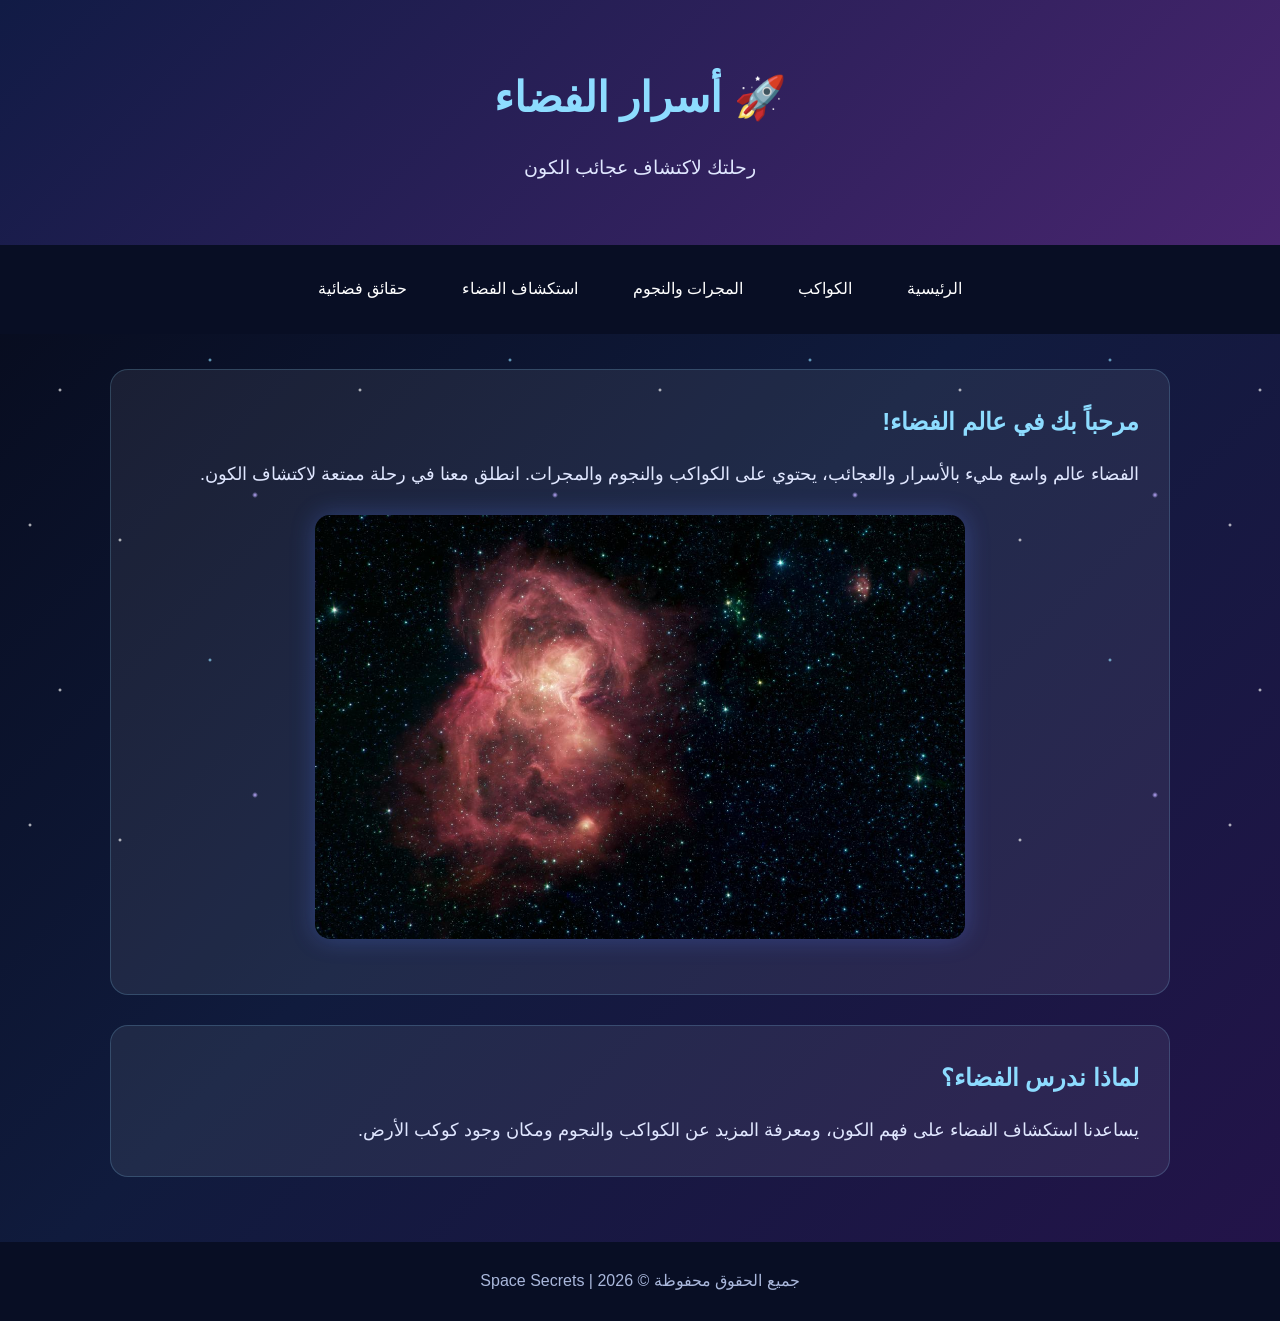
<file: index.html>
<!DOCTYPE html>
<html lang="ar" dir="rtl">

<head>
    <meta charset="UTF-8">
    <meta name="viewport" content="width=device-width, initial-scale=1.0">

    <title>أسرار الفضاء | Space Secrets</title>

    <link rel="stylesheet" href="style.css">
</head>

<body>

    <header>
        <h1>🚀 أسرار الفضاء</h1>
        <p>رحلتك لاكتشاف عجائب الكون</p>
    </header>

    <nav>
        <a href="index.html">الرئيسية</a>
        <a href="planets.html">الكواكب</a>
        <a href="galaxies.html">المجرات والنجوم</a>
        <a href="exploration.html">استكشاف الفضاء</a>
        <a href="facts.html">حقائق فضائية</a>
    </nav>

    <main>

        <section class="welcome">
            <h2>مرحباً بك في عالم الفضاء!</h2>

            <p>
                الفضاء عالم واسع مليء بالأسرار والعجائب،
                يحتوي على الكواكب والنجوم والمجرات.
                انطلق معنا في رحلة ممتعة لاكتشاف الكون.
            </p>

            <img src="images/space.jpg"
                 alt="صورة للفضاء">

        </section>

        <section class="info">
            <h2>لماذا ندرس الفضاء؟</h2>

            <p>
                يساعدنا استكشاف الفضاء على فهم الكون،
                ومعرفة المزيد عن الكواكب والنجوم
                ومكان وجود كوكب الأرض.
            </p>
        </section>

    </main>

    <footer>
        <p>جميع الحقوق محفوظة © 2026 | Space Secrets</p>
    </footer>

</body>
</html>
</file>
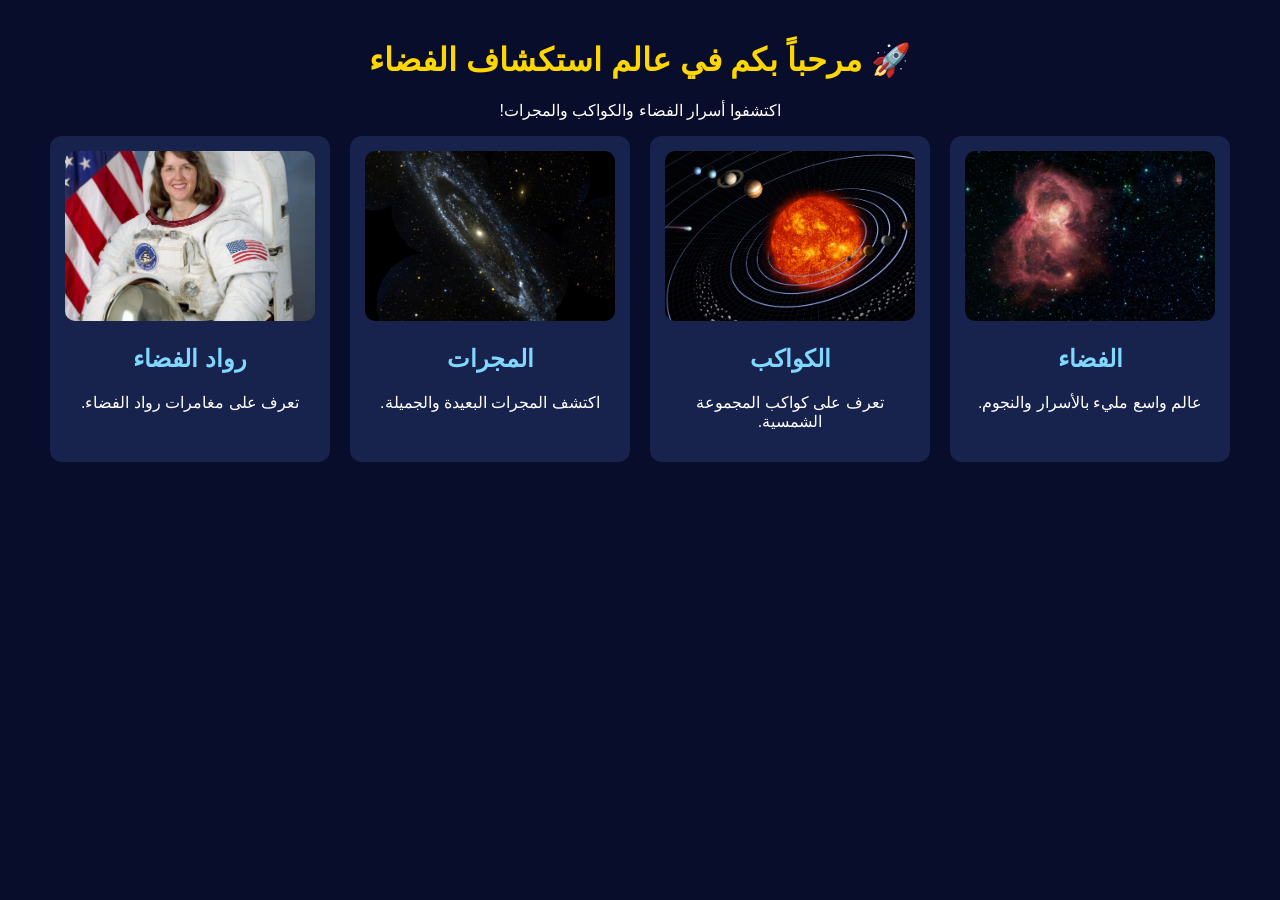
<file: exploration.html>
<!DOCTYPE html>
<html lang="ar" dir="rtl">
<head>
    <meta charset="UTF-8">
    <meta name="viewport" content="width=device-width, initial-scale=1.0">
    <title>استكشاف الفضاء</title>

    <style>
        body {
            font-family: Arial, sans-serif;
            background-color: #080d2b;
            color: white;
            text-align: center;
            margin: 0;
            padding: 20px;
        }

        h1 {
            color: #ffd700;
        }

        .container {
            display: flex;
            flex-wrap: wrap;
            justify-content: center;
            gap: 20px;
        }

        .card {
            background-color: #18234d;
            border-radius: 12px;
            padding: 15px;
            width: 250px;
        }

        .card img {
            width: 100%;
            height: 170px;
            object-fit: cover;
            border-radius: 10px;
        }

        h2 {
            color: #80d8ff;
        }
    </style>
</head>

<body>

    <h1>🚀 مرحباً بكم في عالم استكشاف الفضاء</h1>

    <p>اكتشفوا أسرار الفضاء والكواكب والمجرات!</p>

    <div class="container">

        <div class="card">
            <img src="images/space.jpg" alt="الفضاء">
            <h2>الفضاء</h2>
            <p>عالم واسع مليء بالأسرار والنجوم.</p>
        </div>

        <div class="card">
            <img src="images/planets.jpg" alt="الكواكب">
            <h2>الكواكب</h2>
            <p>تعرف على كواكب المجموعة الشمسية.</p>
        </div>

        <div class="card">
            <img src="images/galaxies.jpg" alt="المجرات">
            <h2>المجرات</h2>
            <p>اكتشف المجرات البعيدة والجميلة.</p>
        </div>

        <div class="card">
            <img src="images/astronaut.jpg" alt="رائد الفضاء">
            <h2>رواد الفضاء</h2>
            <p>تعرف على مغامرات رواد الفضاء.</p>
        </div>

    </div>

</body>
</html>
</file>
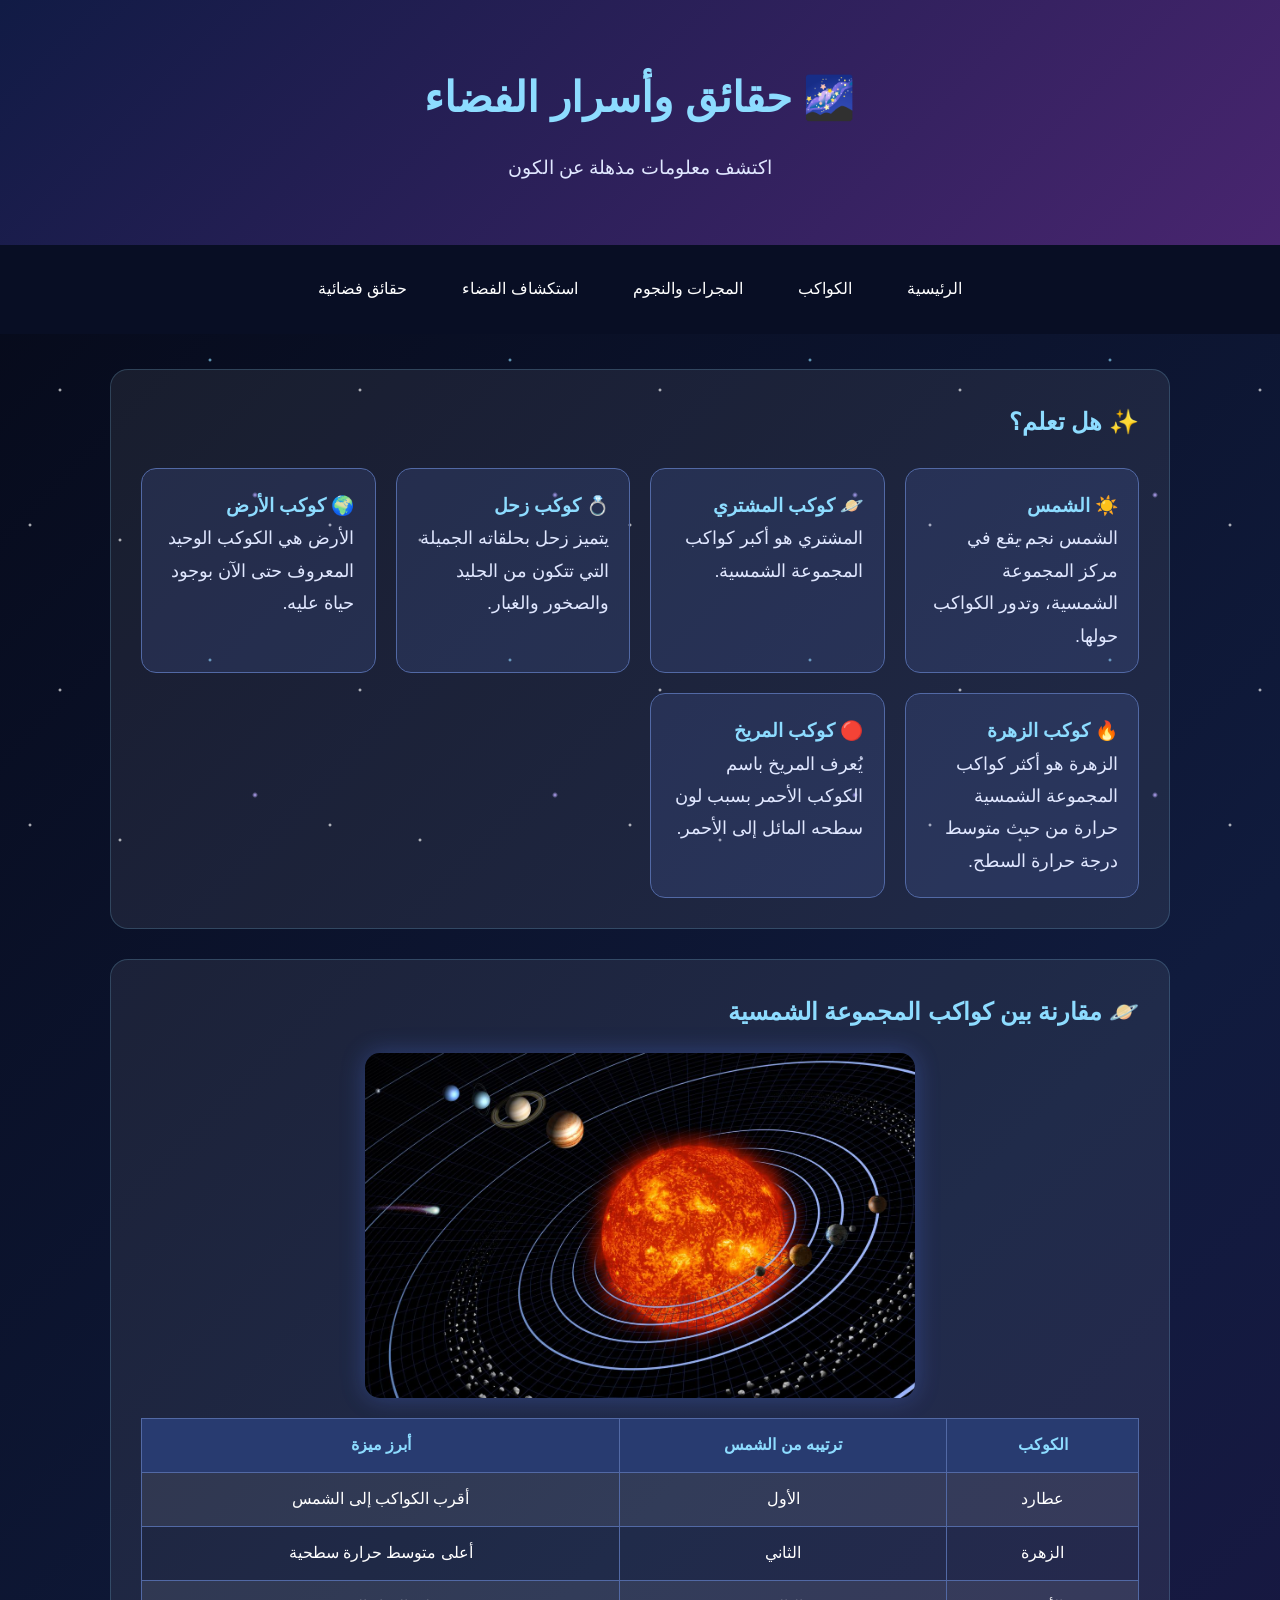
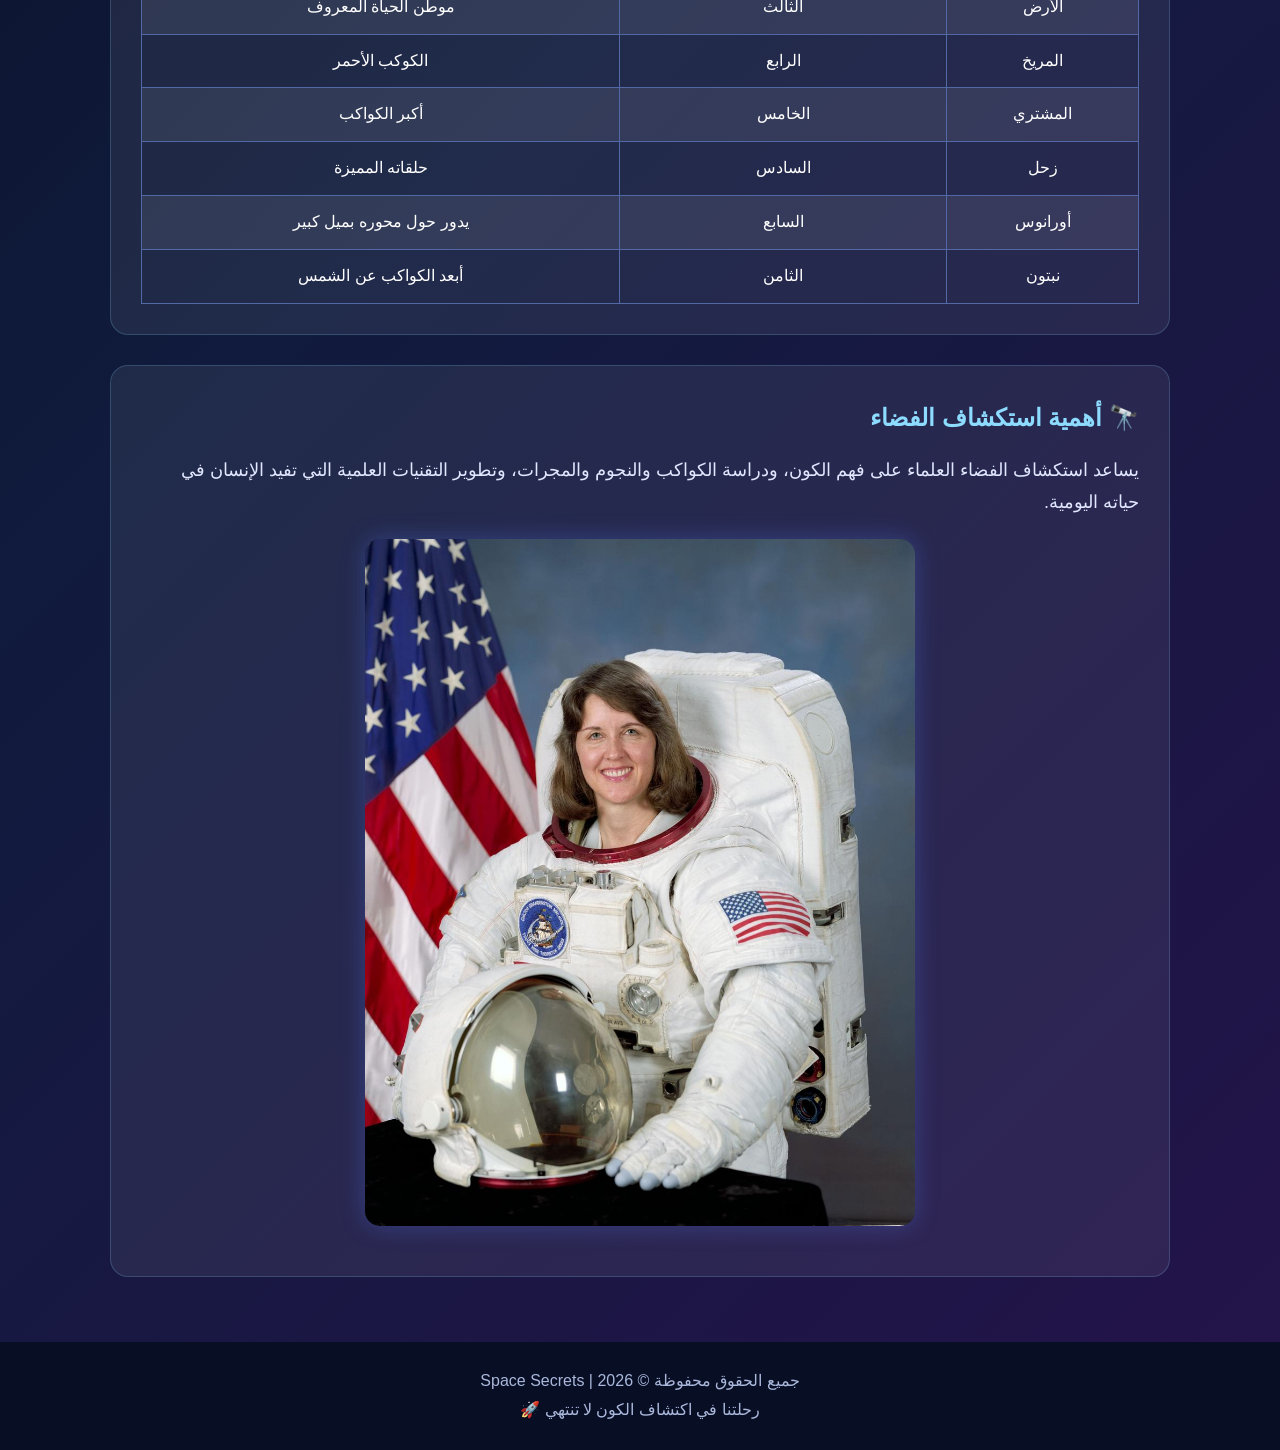
<file: facts.html>
<!DOCTYPE html>
<html lang="ar" dir="rtl">

<head>
    <meta charset="UTF-8">
    <meta name="viewport" content="width=device-width, initial-scale=1.0">

    <title>حقائق فضائية | Space Secrets</title>

    <link rel="stylesheet" href="style.css">

    <style>
        .facts-grid {
            display: grid;
            grid-template-columns: repeat(auto-fit, minmax(220px, 1fr));
            gap: 20px;
            margin-top: 25px;
        }

        .fact-card {
            background: rgba(100, 130, 220, 0.15);
            border: 1px solid #5269a5;
            padding: 20px;
            border-radius: 15px;
            transition: 0.3s;
        }

        .fact-card:hover {
            transform: translateY(-6px);
            background: rgba(100, 130, 220, 0.28);
        }

        .fact-card h3 {
            color: #8ddcff;
        }

        .planet-table {
            width: 100%;
            border-collapse: collapse;
            margin-top: 20px;
            text-align: center;
            overflow: hidden;
        }

        .planet-table th,
        .planet-table td {
            border: 1px solid #5269a5;
            padding: 12px;
        }

        .planet-table th {
            background: #283b70;
            color: #8ddcff;
        }

        .planet-table tr:nth-child(even) {
            background: rgba(255,255,255,0.08);
        }

        .planet-image {
            width: 100%;
            max-width: 550px;
            display: block;
            margin: 20px auto;
            border-radius: 15px;
        }

        @media (max-width: 600px) {
            .planet-table {
                font-size: 13px;
            }

            .planet-table th,
            .planet-table td {
                padding: 7px;
            }
        }
    </style>
</head>

<body>

    <header>
        <h1>🌌 حقائق وأسرار الفضاء</h1>
        <p>اكتشف معلومات مذهلة عن الكون</p>
    </header>

    <nav>
        <a href="index.html">الرئيسية</a>
        <a href="planets.html">الكواكب</a>
        <a href="galaxies.html">المجرات والنجوم</a>
        <a href="exploration.html">استكشاف الفضاء</a>
        <a href="facts.html">حقائق فضائية</a>
    </nav>

    <main>

        <section>
            <h2>✨ هل تعلم؟</h2>

            <div class="facts-grid">

                <div class="fact-card">
                    <h3>☀️ الشمس</h3>
                    <p>
                        الشمس نجم يقع في مركز المجموعة الشمسية،
                        وتدور الكواكب حولها.
                    </p>
                </div>

                <div class="fact-card">
                    <h3>🪐 كوكب المشتري</h3>
                    <p>
                        المشتري هو أكبر كواكب المجموعة الشمسية.
                    </p>
                </div>

                <div class="fact-card">
                    <h3>💍 كوكب زحل</h3>
                    <p>
                        يتميز زحل بحلقاته الجميلة التي تتكون
                        من الجليد والصخور والغبار.
                    </p>
                </div>

                <div class="fact-card">
                    <h3>🌍 كوكب الأرض</h3>
                    <p>
                        الأرض هي الكوكب الوحيد المعروف حتى الآن
                        بوجود حياة عليه.
                    </p>
                </div>

                <div class="fact-card">
                    <h3>🔥 كوكب الزهرة</h3>
                    <p>
                        الزهرة هو أكثر كواكب المجموعة الشمسية
                        حرارة من حيث متوسط درجة حرارة السطح.
                    </p>
                </div>

                <div class="fact-card">
                    <h3>🔴 كوكب المريخ</h3>
                    <p>
                        يُعرف المريخ باسم الكوكب الأحمر
                        بسبب لون سطحه المائل إلى الأحمر.
                    </p>
                </div>

            </div>
        </section>

        <section>
            <h2>🪐 مقارنة بين كواكب المجموعة الشمسية</h2>

            <img src="images/planets.jpg"
                 alt="كواكب المجموعة الشمسية"
                 class="planet-image">

            <table class="planet-table">

                <tr>
                    <th>الكوكب</th>
                    <th>ترتيبه من الشمس</th>
                    <th>أبرز ميزة</th>
                </tr>

                <tr>
                    <td>عطارد</td>
                    <td>الأول</td>
                    <td>أقرب الكواكب إلى الشمس</td>
                </tr>

                <tr>
                    <td>الزهرة</td>
                    <td>الثاني</td>
                    <td>أعلى متوسط حرارة سطحية</td>
                </tr>

                <tr>
                    <td>الأرض</td>
                    <td>الثالث</td>
                    <td>موطن الحياة المعروف</td>
                </tr>

                <tr>
                    <td>المريخ</td>
                    <td>الرابع</td>
                    <td>الكوكب الأحمر</td>
                </tr>

                <tr>
                    <td>المشتري</td>
                    <td>الخامس</td>
                    <td>أكبر الكواكب</td>
                </tr>

                <tr>
                    <td>زحل</td>
                    <td>السادس</td>
                    <td>حلقاته المميزة</td>
                </tr>

                <tr>
                    <td>أورانوس</td>
                    <td>السابع</td>
                    <td>يدور حول محوره بميل كبير</td>
                </tr>

                <tr>
                    <td>نبتون</td>
                    <td>الثامن</td>
                    <td>أبعد الكواكب عن الشمس</td>
                </tr>

            </table>

        </section>

        <section>
            <h2>🔭 أهمية استكشاف الفضاء</h2>

            <p>
                يساعد استكشاف الفضاء العلماء على فهم الكون،
                ودراسة الكواكب والنجوم والمجرات،
                وتطوير التقنيات العلمية التي تفيد الإنسان
                في حياته اليومية.
            </p>

            <img src="images/astronaut.jpg"
                 alt="رائد فضاء يستكشف الكون"
                 class="planet-image">

        </section>

    </main>

    <footer>
        <p>جميع الحقوق محفوظة © 2026 | Space Secrets</p>
        <p>رحلتنا في اكتشاف الكون لا تنتهي 🚀</p>
    </footer>

</body>
</html>
</file>
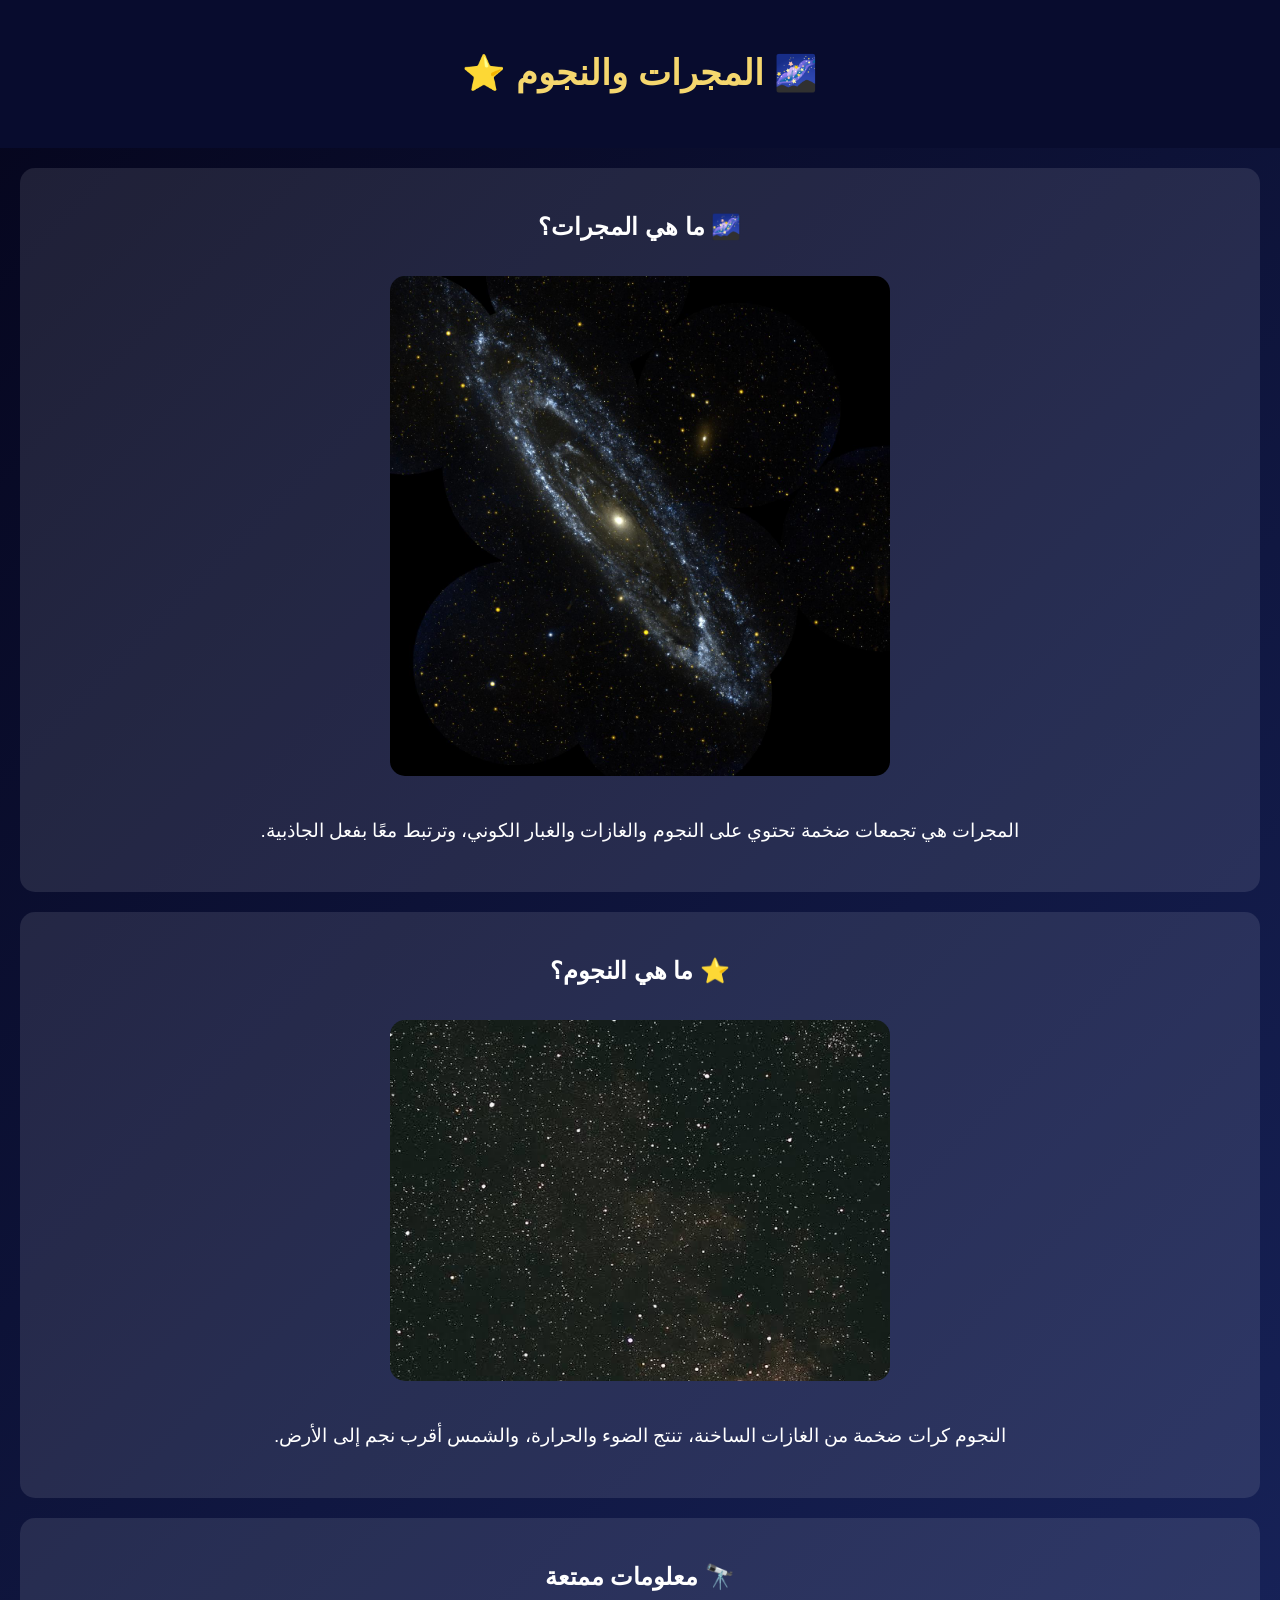
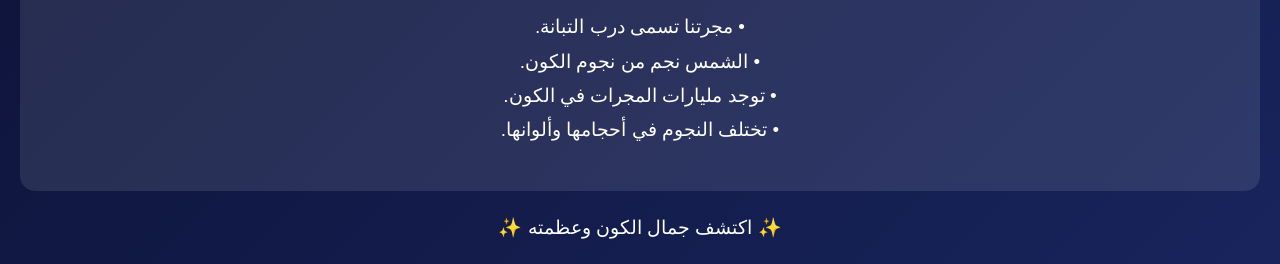
<file: galaxies.html>
<!DOCTYPE html>
<html lang="ar" dir="rtl">
<head>
<meta charset="UTF-8">
<meta name="viewport" content="width=device-width, initial-scale=1.0">
<title>المجرات والنجوم</title>

<style>
body {
    margin: 0;
    font-family: Arial, sans-serif;
    background: linear-gradient(135deg, #05051c, #18245c);
    color: white;
    text-align: center;
}

header {
    padding: 30px;
    background: #080c2e;
}

h1 {
    color: #f5d76e;
    font-size: 35px;
}

section {
    padding: 25px;
    margin: 20px;
    background: rgba(255,255,255,0.1);
    border-radius: 15px;
}

img {
    width: 85%;
    max-width: 500px;
    border-radius: 15px;
    margin: 15px;
}

p {
    font-size: 19px;
    line-height: 1.8;
}

a {
    color: #ffe58a;
}
</style>
</head>

<body>

<header>
<h1>🌌 المجرات والنجوم ⭐</h1>
</header>

<section>
<h2>🌌 ما هي المجرات؟</h2>
<img src="images/galaxies.jpg" alt="صورة مجرة">
<p>
المجرات هي تجمعات ضخمة تحتوي على النجوم
والغازات والغبار الكوني، وترتبط معًا بفعل الجاذبية.
</p>
</section>

<section>
<h2>⭐ ما هي النجوم؟</h2>
<img src="images/stars.jpg" alt="صورة النجوم">
<p>
النجوم كرات ضخمة من الغازات الساخنة،
تنتج الضوء والحرارة، والشمس أقرب نجم إلى الأرض.
</p>
</section>

<section>
<h2>🔭 معلومات ممتعة</h2>
<p>
• مجرتنا تسمى درب التبانة.<br>
• الشمس نجم من نجوم الكون.<br>
• توجد مليارات المجرات في الكون.<br>
• تختلف النجوم في أحجامها وألوانها.
</p>
</section>

<footer>
<p>✨ اكتشف جمال الكون وعظمته ✨</p>
</footer>

</body>
</html>
</file>
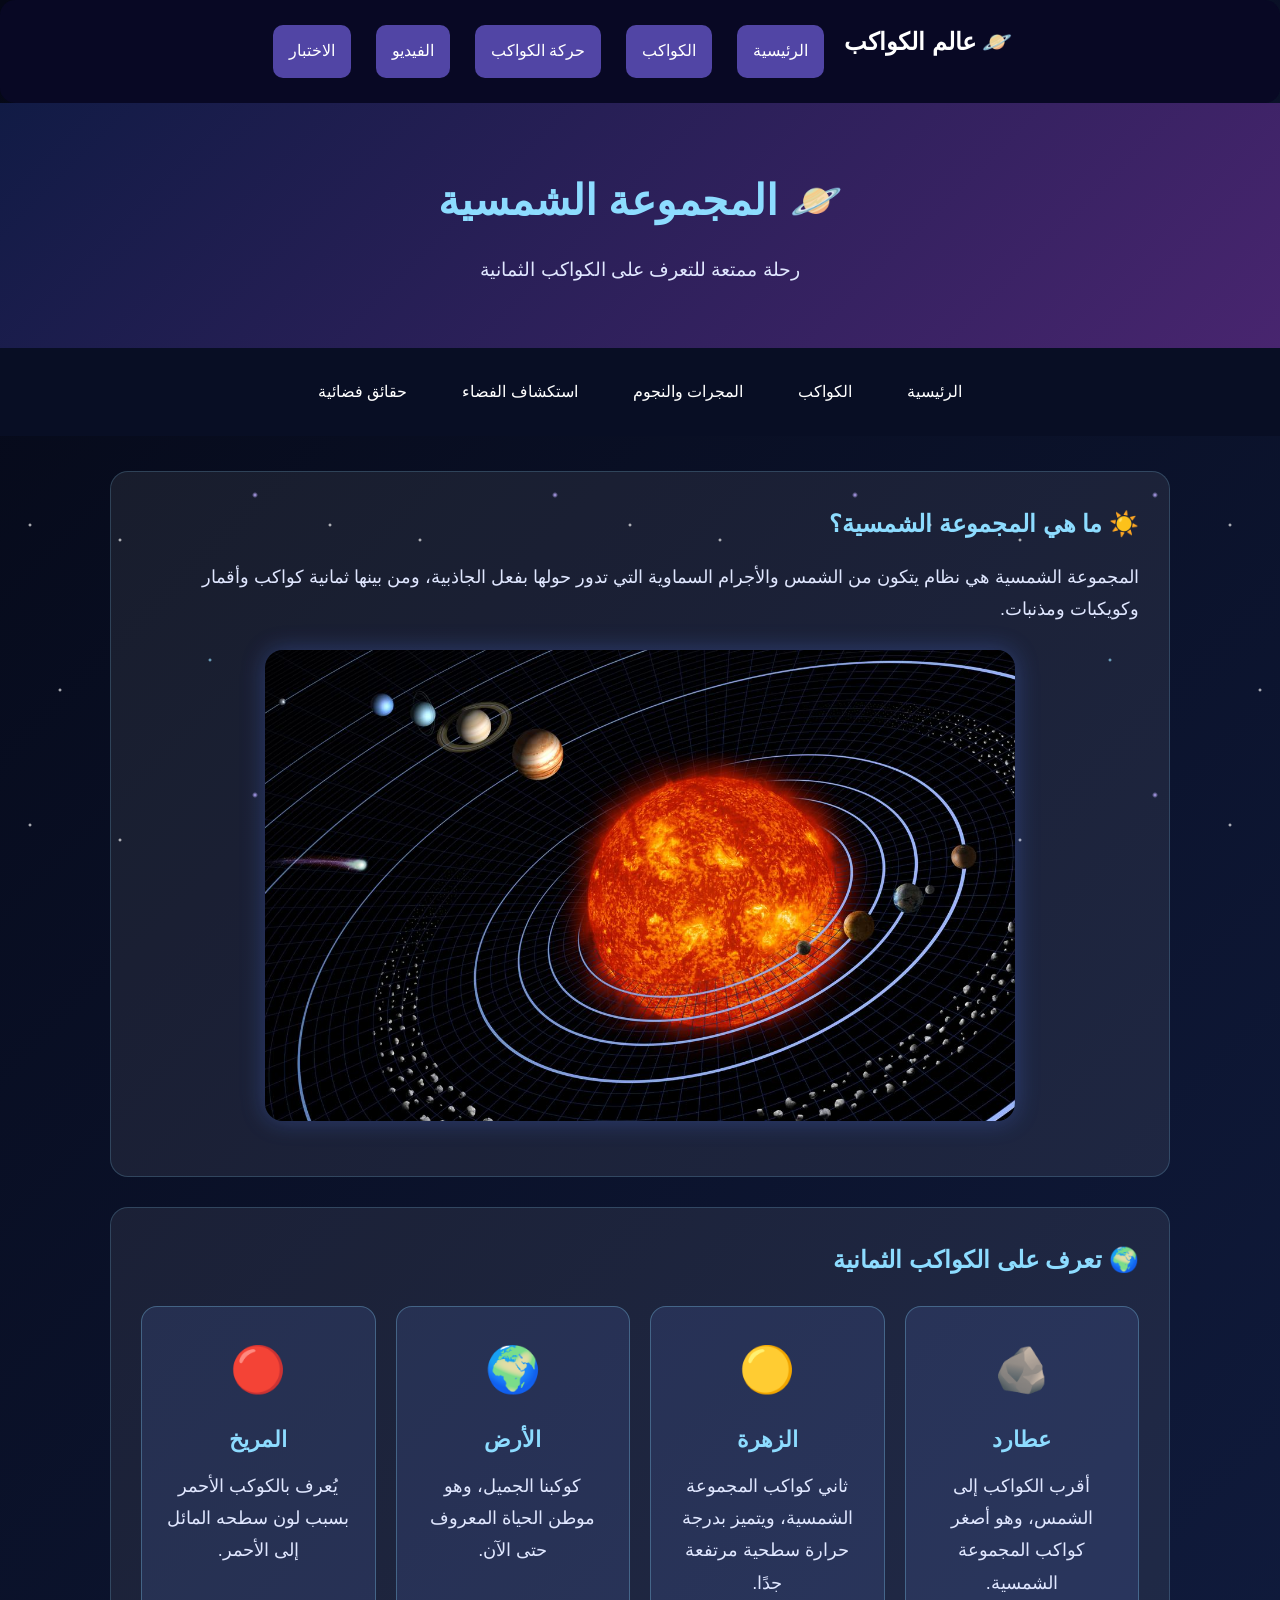
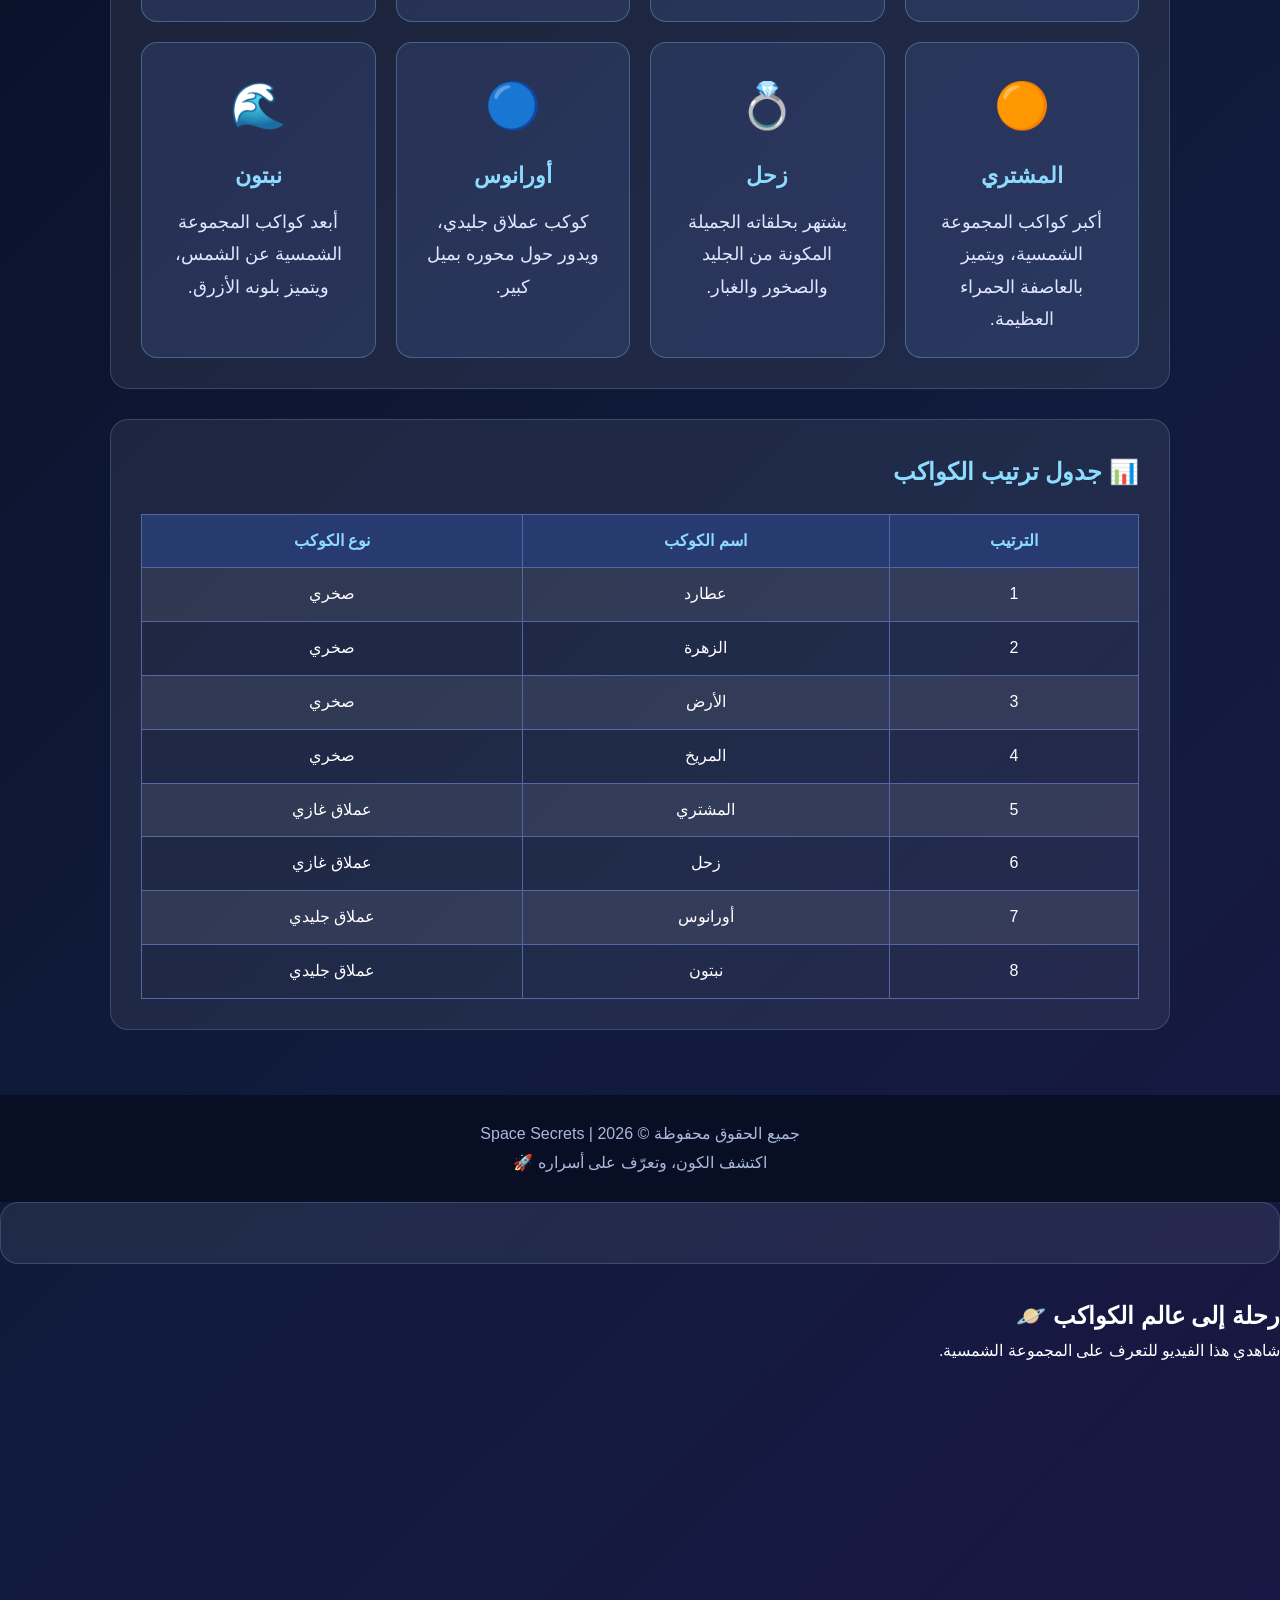
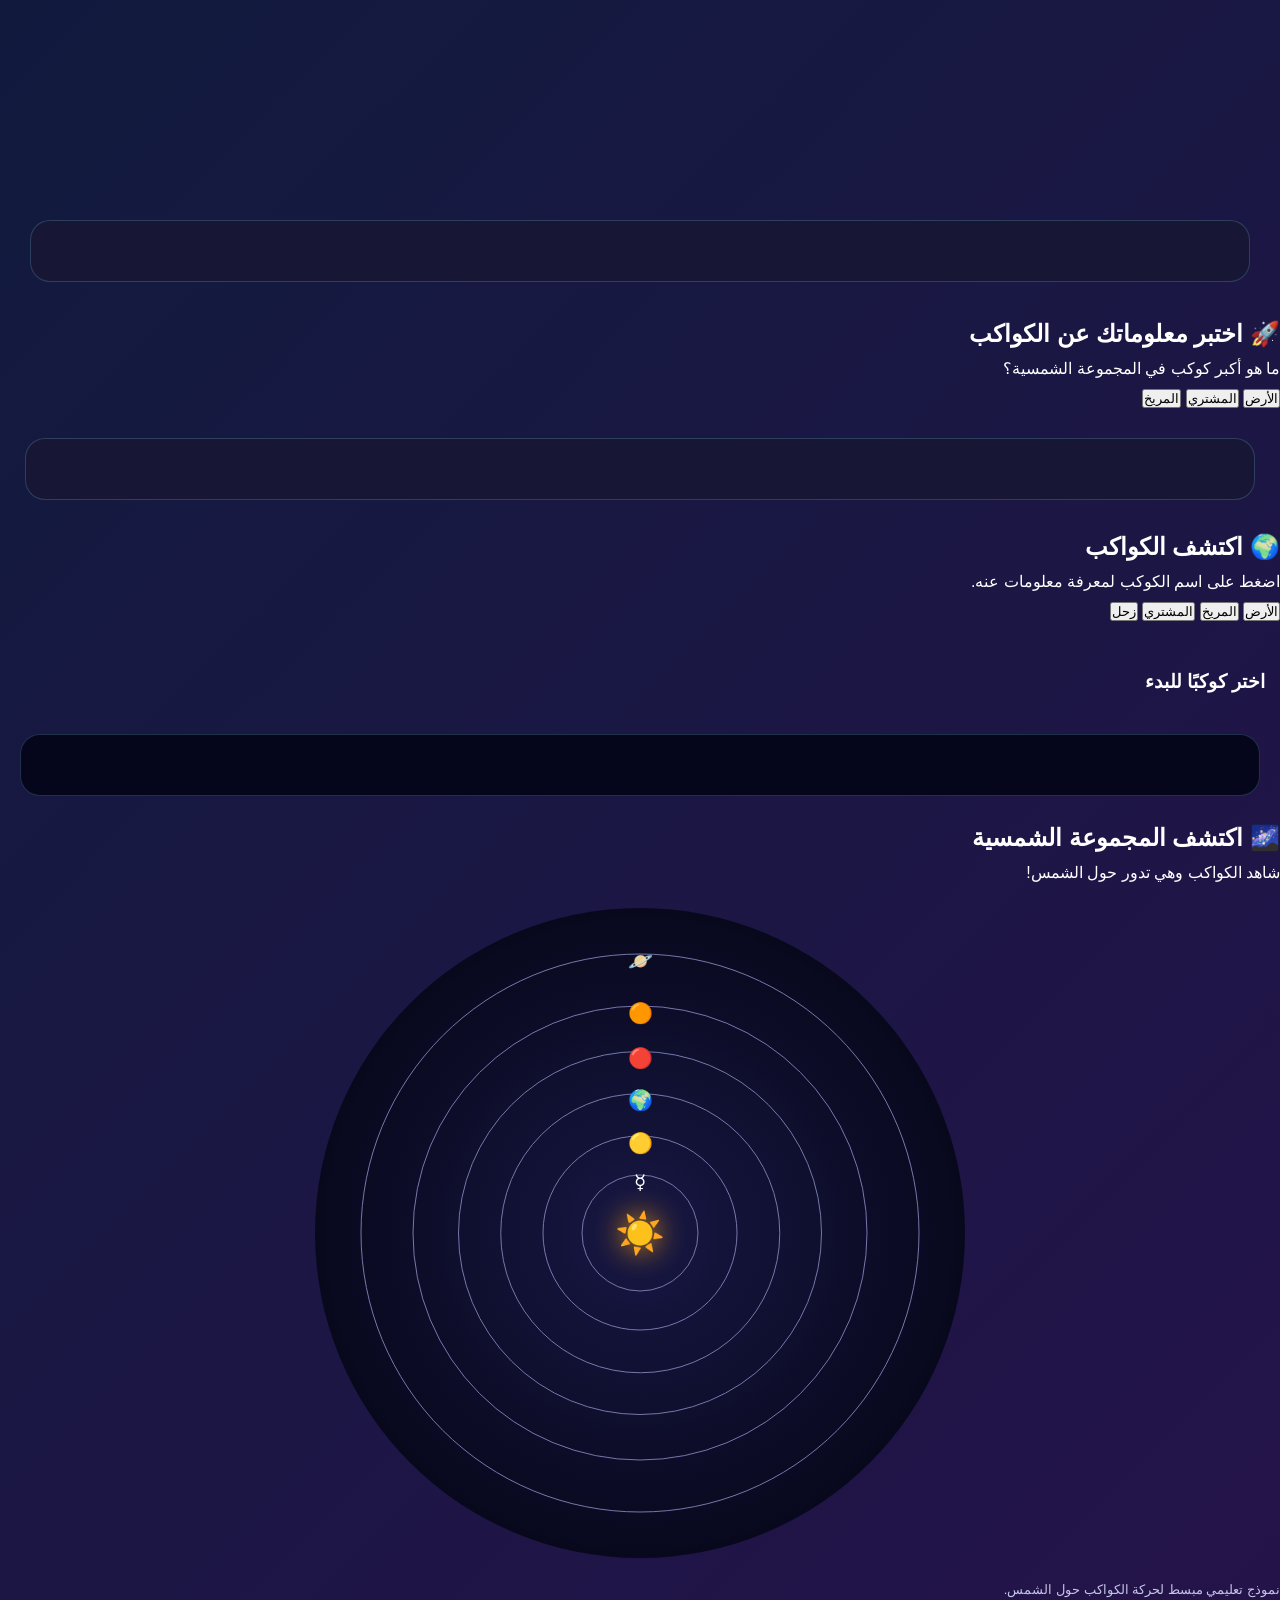
<file: planets.html>
<!DOCTYPE html>
<html lang="ar" dir="rtl">

<head>
    <meta charset="UTF-8">
    <meta name="viewport" content="width=device-width, initial-scale=1.0">

    <title>المجموعة الشمسية | Space Secrets</title>

    <link rel="stylesheet" href="style.css">

    <style>
        .planet-grid {
            display: grid;
            grid-template-columns: repeat(auto-fit, minmax(200px, 1fr));
            gap: 20px;
            margin-top: 25px;
        }

        .planet-card {
            background: rgba(100, 130, 220, 0.15);
            padding: 22px;
            border-radius: 16px;
            border: 1px solid rgba(141, 220, 255, 0.3);
            text-align: center;
            transition: 0.3s;
        }

        .planet-card:hover {
            transform: translateY(-8px);
            background: rgba(100, 130, 220, 0.3);
            box-shadow: 0 5px 25px rgba(80, 150, 255, 0.2);
        }

        .planet-card h3 {
            color: #8ddcff;
            font-size: 22px;
            margin-bottom: 10px;
        }

        .planet-icon {
            font-size: 45px;
            margin-bottom: 10px;
        }

        .solar-image {
            width: 100%;
            max-width: 750px;
            border-radius: 18px;
            display: block;
            margin: 25px auto;
        }

        .planet-table {
            width: 100%;
            border-collapse: collapse;
            margin-top: 20px;
            text-align: center;
        }

        .planet-table th,
        .planet-table td {
            border: 1px solid #5269a5;
            padding: 12px;
        }

        .planet-table th {
            background: #283b70;
            color: #8ddcff;
        }

        .planet-table tr:nth-child(even) {
            background: rgba(255,255,255,0.08);
        }

        @media (max-width: 600px) {
            .planet-table {
                font-size: 13px;
            }

            .planet-table th,
            .planet-table td {
                padding: 7px;
            }
        }
    </style>
</head>

<body>
<nav class="main-menu">
    <h2>🪐 عالم الكواكب</h2>

    <a href="#home">الرئيسية</a>
    <a href="#planets">الكواكب</a>
    <a href="#solar-system">حركة الكواكب</a>
    <a href="#video-section">الفيديو</a>
    <a href="#quiz">الاختبار</a>
</nav>

<style>
.main-menu {
    background: #080824;
    padding: 20px;
    text-align: center;
    border-radius: 15px;
}

.main-menu h2 {
    color: white;
}

.main-menu a {
    display: inline-block;
    color: white;
    background: #5145a5;
    text-decoration: none;
    padding: 12px 16px;
    margin: 5px;
    border-radius: 10px;
}

.main-menu a:hover {
    background: #8878e8;
}
</style>
    <header>
        <h1>🪐 المجموعة الشمسية</h1>
        <p>رحلة ممتعة للتعرف على الكواكب الثمانية</p>
    </header>

    <nav>
        <a href="index.html">الرئيسية</a>
        <a href="planets.html">الكواكب</a>
        <a href="galaxies.html">المجرات والنجوم</a>
        <a href="exploration.html">استكشاف الفضاء</a>
        <a href="facts.html">حقائق فضائية</a>
    </nav>

    <main>

        <section>
            <h2>☀️ ما هي المجموعة الشمسية؟</h2>

            <p>
                المجموعة الشمسية هي نظام يتكون من الشمس
                والأجرام السماوية التي تدور حولها بفعل الجاذبية،
                ومن بينها ثمانية كواكب وأقمار وكويكبات ومذنبات.
            </p>

            <img class="solar-image"
                 src="images/planets.jpg"
                 alt="صورة المجموعة الشمسية">
        </section>

        <section>
            <h2>🌍 تعرف على الكواكب الثمانية</h2>

            <div class="planet-grid">

                <div class="planet-card">
                    <div class="planet-icon">🪨</div>
                    <h3>عطارد</h3>
                    <p>أقرب الكواكب إلى الشمس، وهو أصغر كواكب المجموعة الشمسية.</p>
                </div>

                <div class="planet-card">
                    <div class="planet-icon">🟡</div>
                    <h3>الزهرة</h3>
                    <p>ثاني كواكب المجموعة الشمسية، ويتميز بدرجة حرارة سطحية مرتفعة جدًا.</p>
                </div>

                <div class="planet-card">
                    <div class="planet-icon">🌍</div>
                    <h3>الأرض</h3>
                    <p>كوكبنا الجميل، وهو موطن الحياة المعروف حتى الآن.</p>
                </div>

                <div class="planet-card">
                    <div class="planet-icon">🔴</div>
                    <h3>المريخ</h3>
                    <p>يُعرف بالكوكب الأحمر بسبب لون سطحه المائل إلى الأحمر.</p>
                </div>

                <div class="planet-card">
                    <div class="planet-icon">🟠</div>
                    <h3>المشتري</h3>
                    <p>أكبر كواكب المجموعة الشمسية، ويتميز بالعاصفة الحمراء العظيمة.</p>
                </div>

                <div class="planet-card">
                    <div class="planet-icon">💍</div>
                    <h3>زحل</h3>
                    <p>يشتهر بحلقاته الجميلة المكونة من الجليد والصخور والغبار.</p>
                </div>

                <div class="planet-card">
                    <div class="planet-icon">🔵</div>
                    <h3>أورانوس</h3>
                    <p>كوكب عملاق جليدي، ويدور حول محوره بميل كبير.</p>
                </div>

                <div class="planet-card">
                    <div class="planet-icon">🌊</div>
                    <h3>نبتون</h3>
                    <p>أبعد كواكب المجموعة الشمسية عن الشمس، ويتميز بلونه الأزرق.</p>
                </div>

            </div>
        </section>

        <section>
            <h2>📊 جدول ترتيب الكواكب</h2>

            <table class="planet-table">

                <tr>
                    <th>الترتيب</th>
                    <th>اسم الكوكب</th>
                    <th>نوع الكوكب</th>
                </tr>

                <tr>
                    <td>1</td>
                    <td>عطارد</td>
                    <td>صخري</td>
                </tr>

                <tr>
                    <td>2</td>
                    <td>الزهرة</td>
                    <td>صخري</td>
                </tr>

                <tr>
                    <td>3</td>
                    <td>الأرض</td>
                    <td>صخري</td>
                </tr>

                <tr>
                    <td>4</td>
                    <td>المريخ</td>
                    <td>صخري</td>
                </tr>

                <tr>
                    <td>5</td>
                    <td>المشتري</td>
                    <td>عملاق غازي</td>
                </tr>

                <tr>
                    <td>6</td>
                    <td>زحل</td>
                    <td>عملاق غازي</td>
                </tr>

                <tr>
                    <td>7</td>
                    <td>أورانوس</td>
                    <td>عملاق جليدي</td>
                </tr>

                <tr>
                    <td>8</td>
                    <td>نبتون</td>
                    <td>عملاق جليدي</td>
                </tr>

            </table>
        </section>

    </main>

    <footer>
        <p>جميع الحقوق محفوظة © 2026 | Space Secrets</p>
        <p>اكتشف الكون، وتعرّف على أسراره 🚀</p>
    </footer>
<section id="video-section" class="video-section"></section>
    <h2>رحلة إلى عالم الكواكب 🪐</h2>
    <p>شاهدي هذا الفيديو للتعرف على المجموعة الشمسية.</p>

    <div class="video-container">
        <iframe
            src="https://www.youtube.com/embed/libKVRa01L8"
            title="The Solar System"
            allowfullscreen>
        </iframe>
    </div>
</section>

<style>
.video-section {
    text-align: center;
    padding: 30px;
    color: white;
}

.video-container {
    max-width: 700px;
    margin: 20px auto;
}

.video-container iframe {
    width: 100%;
    aspect-ratio: 16 / 9;
    border: none;
    border-radius: 15px;
}
</style>
<section id="quiz" class="quiz"></section>
    <h2>🚀 اختبر معلوماتك عن الكواكب</h2>

    <p id="question">ما هو أكبر كوكب في المجموعة الشمسية؟</p>

    <button onclick="checkAnswer('earth')">الأرض</button>
    <button onclick="checkAnswer('jupiter')">المشتري</button>
    <button onclick="checkAnswer('mars')">المريخ</button>

    <h3 id="result"></h3>
</section>

<style>
.quiz {
    text-align: center;
    background: #171735;
    color: white;
    padding: 30px;
    margin: 30px;
    border-radius: 20px;
}

.quiz button {
    padding: 12px 20px;
    margin: 8px;
    border: none;
    border-radius: 10px;
    cursor: pointer;
    background: #6554c0;
    color: white;
}
</style>

<script>
function checkAnswer(answer) {
    let result = document.getElementById("result");

    if (answer === "jupiter") {
        result.innerHTML = "🎉 إجابة صحيحة! أحسنت!";
    } else {
        result.innerHTML = "❌ إجابة خاطئة، حاولي مرة أخرى!";
    }
}
</script>
<section id="planets" class="planet-info"></section>
    <h2>🌍 اكتشف الكواكب</h2>
    <p>اضغط على اسم الكوكب لمعرفة معلومات عنه.</p>

    <button onclick="showPlanet('earth')">الأرض</button>
    <button onclick="showPlanet('mars')">المريخ</button>
    <button onclick="showPlanet('jupiter')">المشتري</button>
    <button onclick="showPlanet('saturn')">زحل</button>

    <div id="planetDetails">
        <h3>اختر كوكبًا للبدء</h3>
    </div>
</section>

<style>
.planet-info {
    text-align: center;
    padding: 30px;
    color: white;
    background: #171735;
    border-radius: 20px;
    margin: 25px;
}

.planet-info button {
    padding: 12px 20px;
    margin: 8px;
    border: none;
    border-radius: 10px;
    background: #6554c0;
    color: white;
    cursor: pointer;
}

#planetDetails {
    margin-top: 25px;
    padding: 15px;
}
</style>

<script>
function showPlanet(planet) {
    const planets = {
        earth: ["الأرض 🌍", "الكوكب الذي نعيش عليه، ويوجد عليه الماء والحياة."],
        mars: ["المريخ 🔴", "يُعرف بالكوكب الأحمر بسبب لون سطحه."],
        jupiter: ["المشتري 🟠", "أكبر كواكب المجموعة الشمسية."],
        saturn: ["زحل 🪐", "يتميز بحلقاته الجميلة المحيطة به."]
    };

    document.getElementById("planetDetails").innerHTML =
        "<h3>" + planets[planet][0] + "</h3>" +
        "<p>" + planets[planet][1] + "</p>";
}
</script>
<section id="solar-system" class="solar-system"></section>
    <h2>🌌 اكتشف المجموعة الشمسية</h2>
    <p>شاهد الكواكب وهي تدور حول الشمس!</p>

    <div class="space">
        <div class="sun">☀️</div>

        <div class="orbit mercury">
            <span>☿</span>
        </div>

        <div class="orbit venus">
            <span>🟡</span>
        </div>

        <div class="orbit earth">
            <span>🌍</span>
        </div>

        <div class="orbit mars">
            <span>🔴</span>
        </div>

        <div class="orbit jupiter">
            <span>🟠</span>
        </div>

        <div class="orbit saturn">
            <span>🪐</span>
        </div>
    </div>

    <p class="note">نموذج تعليمي مبسط لحركة الكواكب حول الشمس.</p>
</section>

<style>
.solar-system {
    text-align: center;
    color: white;
    background: #05051c;
    padding: 30px 10px;
    border-radius: 20px;
    margin: 20px;
    overflow: hidden;
}

.space {
    width: 100%;
    max-width: 650px;
    aspect-ratio: 1;
    position: relative;
    margin: 20px auto;
    background: radial-gradient(#171744, #02020d);
    border-radius: 50%;
}

.sun {
    position: absolute;
    top: 50%;
    left: 50%;
    transform: translate(-50%, -50%);
    font-size: 40px;
    filter: drop-shadow(0 0 15px orange);
}

.orbit {
    position: absolute;
    top: 50%;
    left: 50%;
    border: 1px solid #7777aa;
    border-radius: 50%;
    transform: translate(-50%, -50%);
    animation: rotate 8s linear infinite;
}

.orbit span {
    position: absolute;
    top: -12px;
    left: 50%;
    transform: translateX(-50%);
    font-size: 20px;
}

.mercury { width: 18%; height: 18%; animation-duration: 4s; }
.venus   { width: 30%; height: 30%; animation-duration: 7s; }
.earth   { width: 43%; height: 43%; animation-duration: 10s; }
.mars    { width: 56%; height: 56%; animation-duration: 13s; }
.jupiter { width: 70%; height: 70%; animation-duration: 18s; }
.saturn  { width: 86%; height: 86%; animation-duration: 23s; }

@keyframes rotate {
    from { transform: translate(-50%, -50%) rotate(0deg); }
    to { transform: translate(-50%, -50%) rotate(360deg); }
}

.note {
    color: #c5c5e8;
    font-size: 13px;
}
</style>
</body>


</html>
</file>
<file: style.css>
/* الإعدادات العامة */
* {
    margin: 0;
    padding: 0;
    box-sizing: border-box;
}

/* خلفية الموقع */
body {
    font-family: Arial, sans-serif;
    direction: rtl;
    background: linear-gradient(135deg, #050816, #101b3d, #24134a);
    color: white;
    line-height: 1.8;
    position: relative;
}

/* خلفية النجوم المتحركة */
body::before {
    content: "";
    position: fixed;
    inset: 0;
    pointer-events: none;
    z-index: 0;

    background-image:
        radial-gradient(2px 2px at 20% 30%, white, transparent),
        radial-gradient(2px 2px at 70% 20%, #8ddcff, transparent),
        radial-gradient(2px 2px at 40% 80%, white, transparent),
        radial-gradient(3px 3px at 85% 65%, #b8a5ff, transparent),
        radial-gradient(2px 2px at 10% 75%, white, transparent);

    background-size: 300px 300px;
    animation: stars 5s ease-in-out infinite alternate;
}

body > * {
    position: relative;
    z-index: 1;
}

/* رأس الموقع */
header {
    text-align: center;
    padding: 60px 20px;
    background: linear-gradient(135deg, #111b45, #48256f);
}

header h1 {
    font-size: 42px;
    color: #8ddcff;
    margin-bottom: 15px;
}

header p {
    font-size: 19px;
    color: #e0e7ff;
}

/* قائمة التنقل */
nav {
    display: flex;
    justify-content: center;
    flex-wrap: wrap;
    gap: 15px;
    padding: 20px;
    background: #080e24;
}

nav a {
    color: white;
    text-decoration: none;
    padding: 10px 20px;
    border-radius: 25px;
    transition: 0.3s;
}

nav a:hover {
    background: #5742a5;
    color: #8ddcff;
}

/* محتوى الصفحات */
main {
    max-width: 1100px;
    margin: auto;
    padding: 35px 20px;
}

/* الأقسام */
section {
    background: rgba(255,255,255,0.07);
    padding: 30px;
    margin-bottom: 30px;
    border-radius: 18px;
    border: 1px solid rgba(141,220,255,0.2);
}

section h2 {
    color: #8ddcff;
    margin-bottom: 15px;
}

section p {
    font-size: 18px;
    color: #e0e7ff;
}

/* الصور */
section img {
    display: block;
    width: 100%;
    max-width: 650px;
    margin: 25px auto;
    border-radius: 15px;
    box-shadow: 0 0 25px rgba(90,130,255,0.3);
}

/* تذييل الموقع */
footer {
    text-align: center;
    padding: 25px;
    background: #080e24;
    color: #aab8dc;
}

/* حركة النجوم */
@keyframes stars {
    from {
        opacity: 0.3;
    }

    to {
        opacity: 1;
    }
}

/* تنسيق الهواتف */
@media (max-width: 600px) {
    header h1 {
        font-size: 30px;
    }

    nav {
        gap: 5px;
    }

    section {
        padding: 20px;
    }
}
</file>
